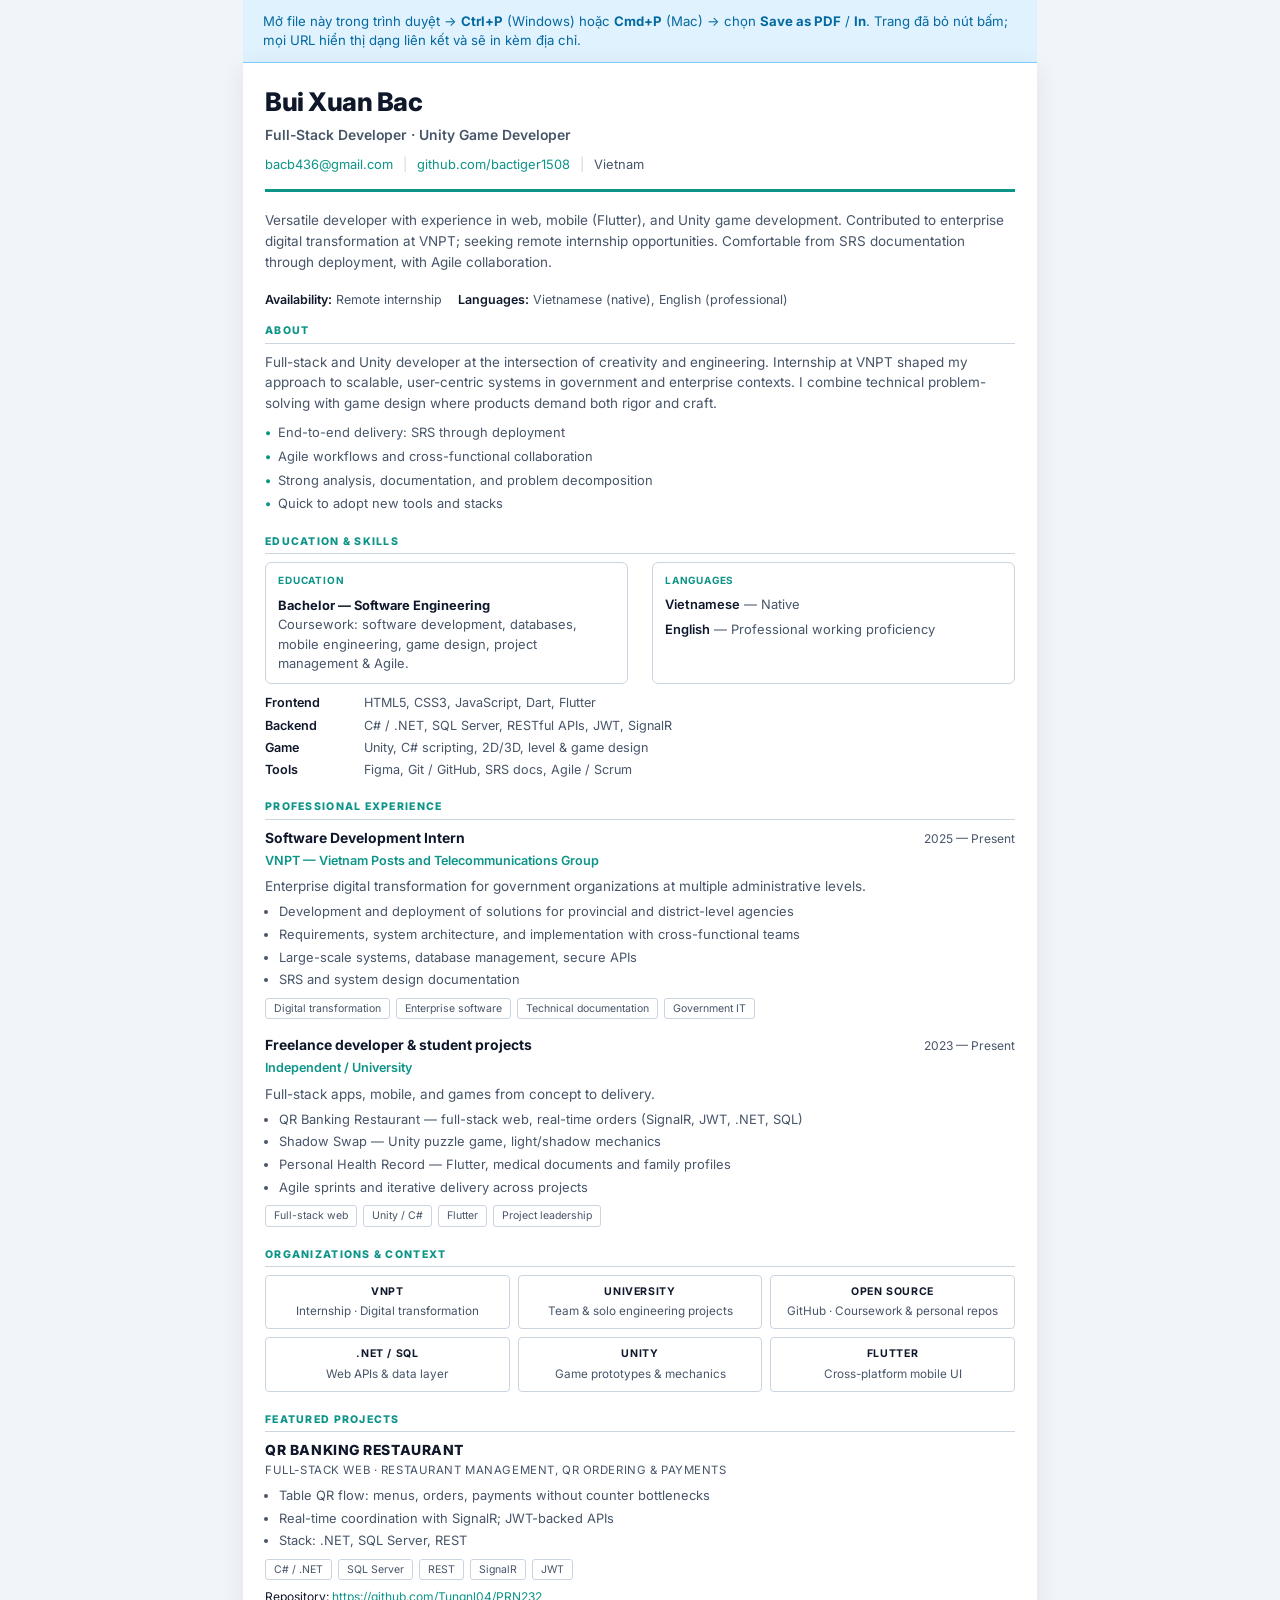
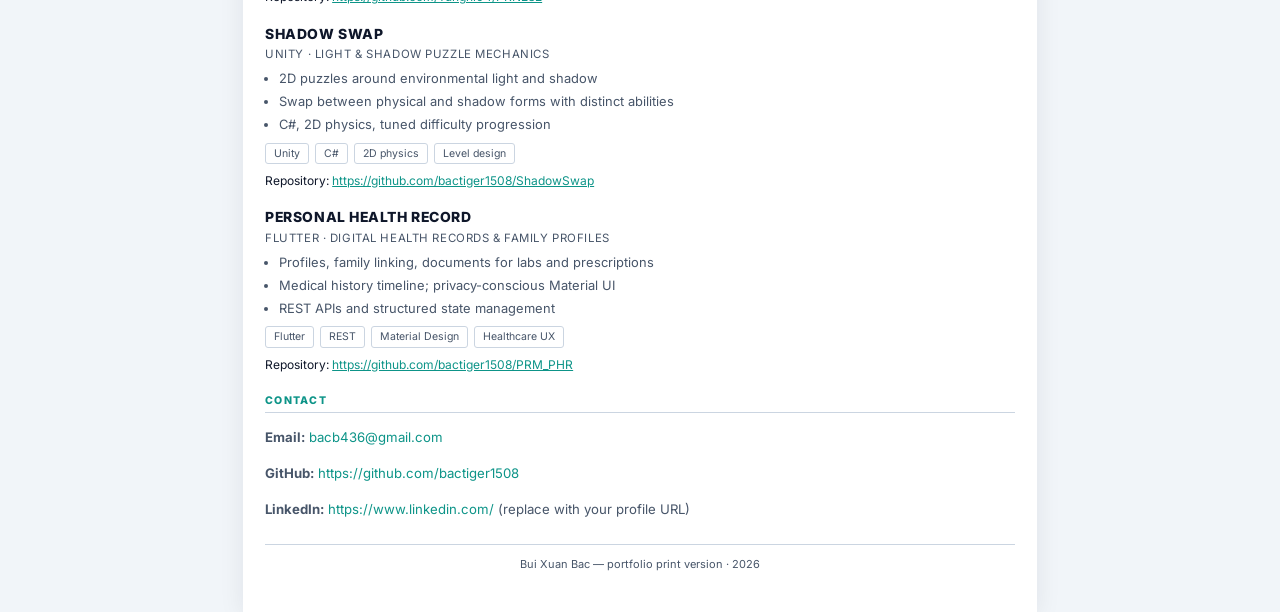
<file: portfolio-print.html>
<!DOCTYPE html>
<html lang="en">

<head>
    <meta charset="UTF-8">
    <meta name="viewport" content="width=device-width, initial-scale=1.0">
    <meta name="robots" content="noindex">
    <title>Bui Xuan Bac — Portfolio (Print / PDF)</title>
    <link rel="preconnect" href="https://fonts.googleapis.com">
    <link rel="preconnect" href="https://fonts.gstatic.com" crossorigin>
    <link href="https://fonts.googleapis.com/css2?family=Inter:wght@400;500;600;700;800&display=swap" rel="stylesheet">
    <link rel="stylesheet" href="portfolio-print.css">
</head>

<body>
    <p class="screen-hint">Mở file này trong trình duyệt → <strong>Ctrl+P</strong> (Windows) hoặc <strong>Cmd+P</strong> (Mac) → chọn
        <strong>Save as PDF</strong> / <strong>In</strong>. Trang đã bỏ nút bấm; mọi URL hiển thị dạng liên kết và sẽ in kèm địa chỉ.</p>

    <article class="doc">
        <header class="doc-header">
            <h1 class="doc-name">Bui Xuan Bac</h1>
            <p class="doc-title">Full-Stack Developer · Unity Game Developer</p>
            <div class="doc-contact">
                <a href="mailto:bacb436@gmail.com">bacb436@gmail.com</a>
                <span class="sep">|</span>
                <a href="https://github.com/bactiger1508">github.com/bactiger1508</a>
                <span class="sep">|</span>
                <span>Vietnam</span>
            </div>
        </header>

        <p class="summary">
            Versatile developer with experience in web, mobile (Flutter), and Unity game development. Contributed to
            enterprise digital transformation at VNPT; seeking remote internship opportunities. Comfortable from SRS
            documentation through deployment, with Agile collaboration.
        </p>

        <div class="meta-row">
            <span><strong>Availability:</strong> Remote internship</span>
            <span><strong>Languages:</strong> Vietnamese (native), English (professional)</span>
        </div>

        <h2>About</h2>
        <p class="summary" style="margin-bottom: 10px;">
            Full-stack and Unity developer at the intersection of creativity and engineering. Internship at VNPT
            shaped my approach to scalable, user-centric systems in government and enterprise contexts. I combine
            technical problem-solving with game design where products demand both rigor and craft.
        </p>
        <ul class="highlights">
            <li>End-to-end delivery: SRS through deployment</li>
            <li>Agile workflows and cross-functional collaboration</li>
            <li>Strong analysis, documentation, and problem decomposition</li>
            <li>Quick to adopt new tools and stacks</li>
        </ul>

        <h2>Education &amp; skills</h2>
        <div class="two-col">
            <div class="box">
                <h3>Education</h3>
                <p><strong style="color: var(--ink);">Bachelor — Software Engineering</strong><br>
                    Coursework: software development, databases, mobile engineering, game design, project management
                    &amp; Agile.</p>
            </div>
            <div class="box">
                <h3>Languages</h3>
                <ul class="lang-list">
                    <li><span class="lang">Vietnamese</span> — Native</li>
                    <li><span class="lang">English</span> — Professional working proficiency</li>
                </ul>
            </div>
        </div>
        <div class="skills-block">
            <p class="skill-line"><strong>Frontend</strong> HTML5, CSS3, JavaScript, Dart, Flutter</p>
            <p class="skill-line"><strong>Backend</strong> C# / .NET, SQL Server, RESTful APIs, JWT, SignalR</p>
            <p class="skill-line"><strong>Game</strong> Unity, C# scripting, 2D/3D, level &amp; game design</p>
            <p class="skill-line"><strong>Tools</strong> Figma, Git / GitHub, SRS docs, Agile / Scrum</p>
        </div>

        <h2>Professional experience</h2>

        <div class="job">
            <div class="job-head">
                <span class="job-role">Software Development Intern</span>
                <span class="job-when">2025 — Present</span>
            </div>
            <div class="job-org">VNPT — Vietnam Posts and Telecommunications Group</div>
            <p class="summary" style="margin-bottom: 6px;">Enterprise digital transformation for government organizations
                at multiple administrative levels.</p>
            <ul class="plain">
                <li>Development and deployment of solutions for provincial and district-level agencies</li>
                <li>Requirements, system architecture, and implementation with cross-functional teams</li>
                <li>Large-scale systems, database management, secure APIs</li>
                <li>SRS and system design documentation</li>
            </ul>
            <div class="tags">
                <span>Digital transformation</span>
                <span>Enterprise software</span>
                <span>Technical documentation</span>
                <span>Government IT</span>
            </div>
        </div>

        <div class="job">
            <div class="job-head">
                <span class="job-role">Freelance developer &amp; student projects</span>
                <span class="job-when">2023 — Present</span>
            </div>
            <div class="job-org">Independent / University</div>
            <p class="summary" style="margin-bottom: 6px;">Full-stack apps, mobile, and games from concept to delivery.</p>
            <ul class="plain">
                <li>QR Banking Restaurant — full-stack web, real-time orders (SignalR, JWT, .NET, SQL)</li>
                <li>Shadow Swap — Unity puzzle game, light/shadow mechanics</li>
                <li>Personal Health Record — Flutter, medical documents and family profiles</li>
                <li>Agile sprints and iterative delivery across projects</li>
            </ul>
            <div class="tags">
                <span>Full-stack web</span>
                <span>Unity / C#</span>
                <span>Flutter</span>
                <span>Project leadership</span>
            </div>
        </div>

        <h2>Organizations &amp; context</h2>
        <ul class="partners-list">
            <li><span class="p-name">VNPT</span><span class="p-desc">Internship · Digital transformation</span></li>
            <li><span class="p-name">University</span><span class="p-desc">Team &amp; solo engineering projects</span></li>
            <li><span class="p-name">Open source</span><span class="p-desc">GitHub · Coursework &amp; personal repos</span></li>
            <li><span class="p-name">.NET / SQL</span><span class="p-desc">Web APIs &amp; data layer</span></li>
            <li><span class="p-name">Unity</span><span class="p-desc">Game prototypes &amp; mechanics</span></li>
            <li><span class="p-name">Flutter</span><span class="p-desc">Cross-platform mobile UI</span></li>
        </ul>

        <h2>Featured projects</h2>

        <div class="project">
            <p class="project-title">QR Banking Restaurant</p>
            <p class="project-tagline">Full-stack web · Restaurant management, QR ordering &amp; payments</p>
            <ul class="plain">
                <li>Table QR flow: menus, orders, payments without counter bottlenecks</li>
                <li>Real-time coordination with SignalR; JWT-backed APIs</li>
                <li>Stack: .NET, SQL Server, REST</li>
            </ul>
            <div class="tags">
                <span>C# / .NET</span>
                <span>SQL Server</span>
                <span>REST</span>
                <span>SignalR</span>
                <span>JWT</span>
            </div>
            <p class="project-repo">Repository:
                <a class="no-url-print" href="https://github.com/Tungnl04/PRN232">https://github.com/Tungnl04/PRN232</a>
            </p>
        </div>

        <div class="project">
            <p class="project-title">Shadow Swap</p>
            <p class="project-tagline">Unity · Light &amp; shadow puzzle mechanics</p>
            <ul class="plain">
                <li>2D puzzles around environmental light and shadow</li>
                <li>Swap between physical and shadow forms with distinct abilities</li>
                <li>C#, 2D physics, tuned difficulty progression</li>
            </ul>
            <div class="tags">
                <span>Unity</span>
                <span>C#</span>
                <span>2D physics</span>
                <span>Level design</span>
            </div>
            <p class="project-repo">Repository:
                <a class="no-url-print" href="https://github.com/bactiger1508/ShadowSwap">https://github.com/bactiger1508/ShadowSwap</a>
            </p>
        </div>

        <div class="project">
            <p class="project-title">Personal Health Record</p>
            <p class="project-tagline">Flutter · Digital health records &amp; family profiles</p>
            <ul class="plain">
                <li>Profiles, family linking, documents for labs and prescriptions</li>
                <li>Medical history timeline; privacy-conscious Material UI</li>
                <li>REST APIs and structured state management</li>
            </ul>
            <div class="tags">
                <span>Flutter</span>
                <span>REST</span>
                <span>Material Design</span>
                <span>Healthcare UX</span>
            </div>
            <p class="project-repo">Repository:
                <a class="no-url-print" href="https://github.com/bactiger1508/PRM_PHR">https://github.com/bactiger1508/PRM_PHR</a>
            </p>
        </div>

        <h2>Contact</h2>
        <div class="contact-block">
            <p><strong>Email:</strong> <a href="mailto:bacb436@gmail.com">bacb436@gmail.com</a></p>
            <p><strong>GitHub:</strong> <a class="no-url-print" href="https://github.com/bactiger1508">https://github.com/bactiger1508</a></p>
            <p><strong>LinkedIn:</strong> <a class="no-url-print" href="https://www.linkedin.com/">https://www.linkedin.com/</a> (replace with your profile URL)</p>
        </div>

        <p class="footer-note">Bui Xuan Bac — portfolio print version · 2026</p>
    </article>
    <script>
        (function () {
            if (new URLSearchParams(window.location.search).get('print') !== '1') return;
            window.addEventListener('load', function () {
                setTimeout(function () { window.print(); }, 450);
            });
        })();
    </script>
</body>

</html>
</file>
<file: portfolio-print.css>
/* Bui Xuan Bac — print / PDF portfolio (no interactive UI) */

:root {
    --ink: #0f172a;
    --muted: #475569;
    --accent: #0d9488;
    --rule: #cbd5e1;
    --bg: #ffffff;
}

* {
    box-sizing: border-box;
}

@page {
    size: A4;
    margin: 14mm 16mm;
}

html {
    font-size: 11pt;
}

body {
    font-family: 'Inter', -apple-system, BlinkMacSystemFont, 'Segoe UI', sans-serif;
    color: var(--ink);
    background: #f1f5f9;
    line-height: 1.45;
    margin: 0;
    -webkit-print-color-adjust: exact;
    print-color-adjust: exact;
}

.screen-hint {
    max-width: 210mm;
    margin: 0 auto;
    padding: 12px 20px;
    background: #e0f2fe;
    border-bottom: 1px solid #7dd3fc;
    font-size: 0.9rem;
    color: #0369a1;
}

.doc {
    max-width: 210mm;
    margin: 0 auto;
    padding: 20px 22px 28px;
    background: var(--bg);
    box-shadow: 0 4px 24px rgba(15, 23, 42, 0.08);
}

.doc-header {
    border-bottom: 3px solid var(--accent);
    padding-bottom: 14px;
    margin-bottom: 18px;
}

.doc-name {
    font-size: 1.75rem;
    font-weight: 800;
    letter-spacing: -0.02em;
    margin: 0 0 4px;
    color: var(--ink);
}

.doc-title {
    font-size: 0.95rem;
    font-weight: 600;
    color: var(--muted);
    margin: 0 0 10px;
}

.doc-contact {
    font-size: 0.88rem;
    color: var(--muted);
    line-height: 1.6;
}

.doc-contact a {
    color: var(--accent);
    text-decoration: none;
}

.doc-contact a:hover {
    text-decoration: underline;
}

.doc-contact .sep {
    color: var(--rule);
    margin: 0 6px;
}

.summary {
    font-size: 0.92rem;
    color: var(--muted);
    margin: 0 0 18px;
    line-height: 1.55;
}

h2 {
    font-size: 0.72rem;
    font-weight: 800;
    letter-spacing: 0.12em;
    text-transform: uppercase;
    color: var(--accent);
    margin: 20px 0 8px;
    padding-bottom: 4px;
    border-bottom: 1px solid var(--rule);
}

h2:first-of-type {
    margin-top: 0;
}

h3 {
    font-size: 0.98rem;
    font-weight: 700;
    margin: 12px 0 4px;
    color: var(--ink);
}

.meta-row {
    display: flex;
    flex-wrap: wrap;
    gap: 6px 16px;
    font-size: 0.85rem;
    color: var(--muted);
    margin-bottom: 14px;
}

.meta-row strong {
    color: var(--ink);
    font-weight: 600;
}

.two-col {
    display: grid;
    grid-template-columns: 1fr 1fr;
    gap: 14px 24px;
    margin-bottom: 8px;
}

@media (max-width: 640px) {
    .two-col {
        grid-template-columns: 1fr;
    }
}

.box {
    border: 1px solid var(--rule);
    border-radius: 6px;
    padding: 10px 12px;
    font-size: 0.88rem;
}

.box h3 {
    font-size: 0.68rem;
    text-transform: uppercase;
    letter-spacing: 0.08em;
    color: var(--accent);
    margin: 0 0 8px;
}

.box p {
    margin: 0;
    color: var(--muted);
    line-height: 1.5;
}

.lang-list {
    list-style: none;
    margin: 0;
    padding: 0;
}

.lang-list li {
    margin-bottom: 6px;
    color: var(--muted);
    font-size: 0.88rem;
}

.lang-list .lang {
    font-weight: 600;
    color: var(--ink);
}

.skills-block {
    margin-top: 10px;
}

.skill-line {
    font-size: 0.86rem;
    margin: 4px 0;
    color: var(--muted);
}

.skill-line strong {
    color: var(--ink);
    min-width: 7.5em;
    display: inline-block;
    font-weight: 600;
}

ul.plain {
    margin: 6px 0 0;
    padding-left: 1.1em;
    color: var(--muted);
    font-size: 0.88rem;
}

ul.plain li {
    margin-bottom: 4px;
}

.tags {
    display: flex;
    flex-wrap: wrap;
    gap: 6px;
    margin-top: 8px;
}

.tags span {
    font-size: 0.72rem;
    padding: 2px 8px;
    border: 1px solid var(--rule);
    border-radius: 3px;
    color: var(--muted);
}

.job {
    margin-bottom: 16px;
    page-break-inside: avoid;
}

.job-head {
    display: flex;
    flex-wrap: wrap;
    justify-content: space-between;
    align-items: baseline;
    gap: 8px;
    margin-bottom: 4px;
}

.job-role {
    font-weight: 700;
    font-size: 0.95rem;
}

.job-when {
    font-size: 0.82rem;
    color: var(--muted);
    white-space: nowrap;
}

.job-org {
    font-size: 0.86rem;
    color: var(--accent);
    font-weight: 600;
    margin-bottom: 6px;
}

.partners-list {
    display: grid;
    grid-template-columns: repeat(3, 1fr);
    gap: 8px;
    font-size: 0.8rem;
    margin: 0;
    padding: 0;
    list-style: none;
}

.partners-list li {
    border: 1px solid var(--rule);
    padding: 8px 10px;
    border-radius: 4px;
    text-align: center;
}

.partners-list .p-name {
    display: block;
    font-weight: 700;
    font-size: 0.72rem;
    letter-spacing: 0.06em;
    text-transform: uppercase;
    margin-bottom: 4px;
}

.partners-list .p-desc {
    color: var(--muted);
    line-height: 1.35;
}

@media (max-width: 640px) {
    .partners-list {
        grid-template-columns: 1fr 1fr;
    }
}

.project {
    margin-bottom: 18px;
    page-break-inside: avoid;
}

.project-title {
    font-size: 0.95rem;
    font-weight: 800;
    text-transform: uppercase;
    letter-spacing: 0.04em;
    margin: 0 0 2px;
}

.project-tagline {
    font-size: 0.78rem;
    text-transform: uppercase;
    letter-spacing: 0.05em;
    color: var(--muted);
    margin: 0 0 8px;
}

.project-repo {
    font-size: 0.82rem;
    margin-top: 8px;
}

.project-repo a {
    color: var(--accent);
    word-break: break-all;
}

.highlights {
    list-style: none;
    margin: 10px 0 0;
    padding: 0;
    font-size: 0.88rem;
    color: var(--muted);
}

.highlights li {
    position: relative;
    padding-left: 1em;
    margin-bottom: 5px;
}

.highlights li::before {
    content: '•';
    position: absolute;
    left: 0;
    color: var(--accent);
    font-weight: bold;
}

.contact-block {
    font-size: 0.9rem;
    color: var(--muted);
    line-height: 1.7;
}

.contact-block a {
    color: var(--accent);
    text-decoration: none;
}

.contact-block a:hover {
    text-decoration: underline;
}

.footer-note {
    margin-top: 24px;
    padding-top: 12px;
    border-top: 1px solid var(--rule);
    font-size: 0.75rem;
    color: var(--muted);
    text-align: center;
}

/* ----- Print ----- */
@media print {
    body {
        background: white;
    }

    .screen-hint {
        display: none !important;
    }

    .doc {
        box-shadow: none;
        padding: 0;
        max-width: none;
    }

    h2 {
        page-break-after: avoid;
    }

    .project,
    .job {
        page-break-inside: avoid;
    }

    /* Short link text → append full URL. Use .no-url-print when text is already the URL. */
    a[href^="http"]:not(.no-url-print)::after {
        content: ' — ' attr(href);
        font-size: 0.85em;
        color: var(--muted);
        font-weight: 400;
        word-break: break-all;
    }
}
</file>
